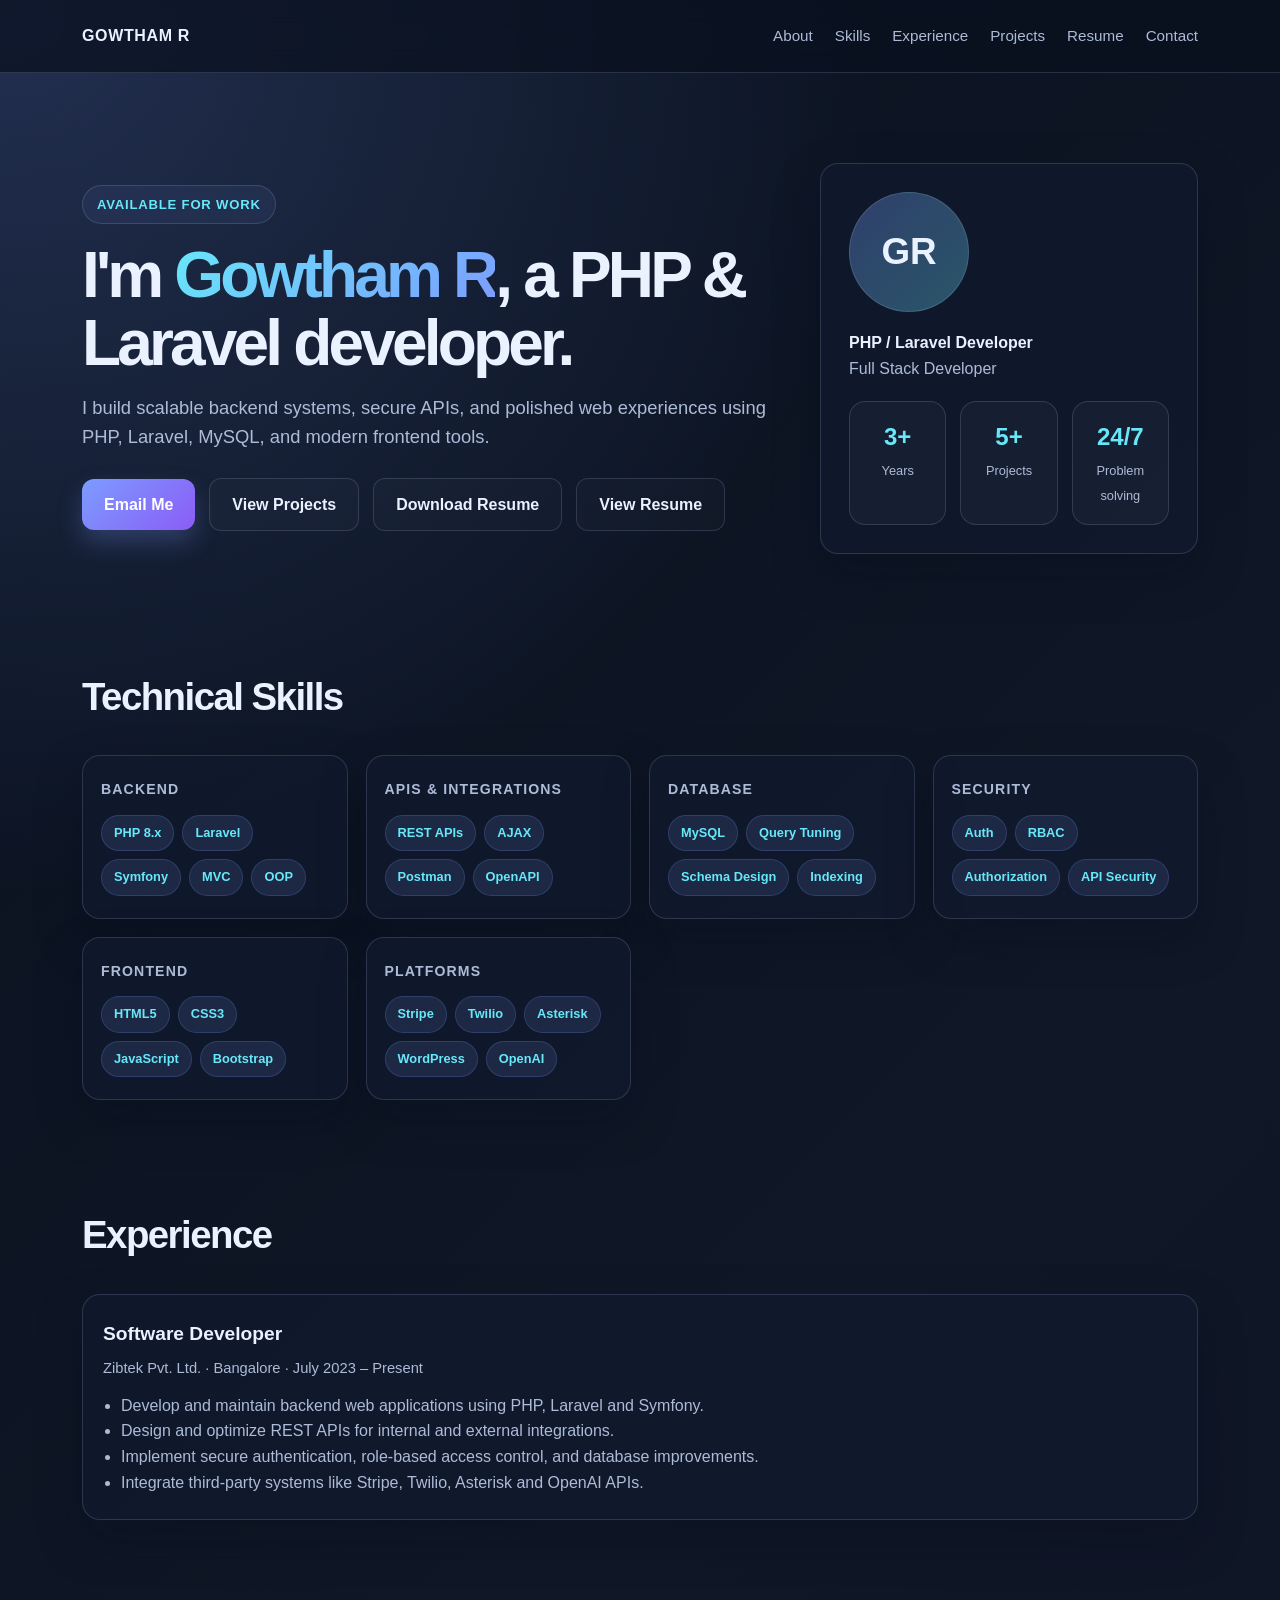
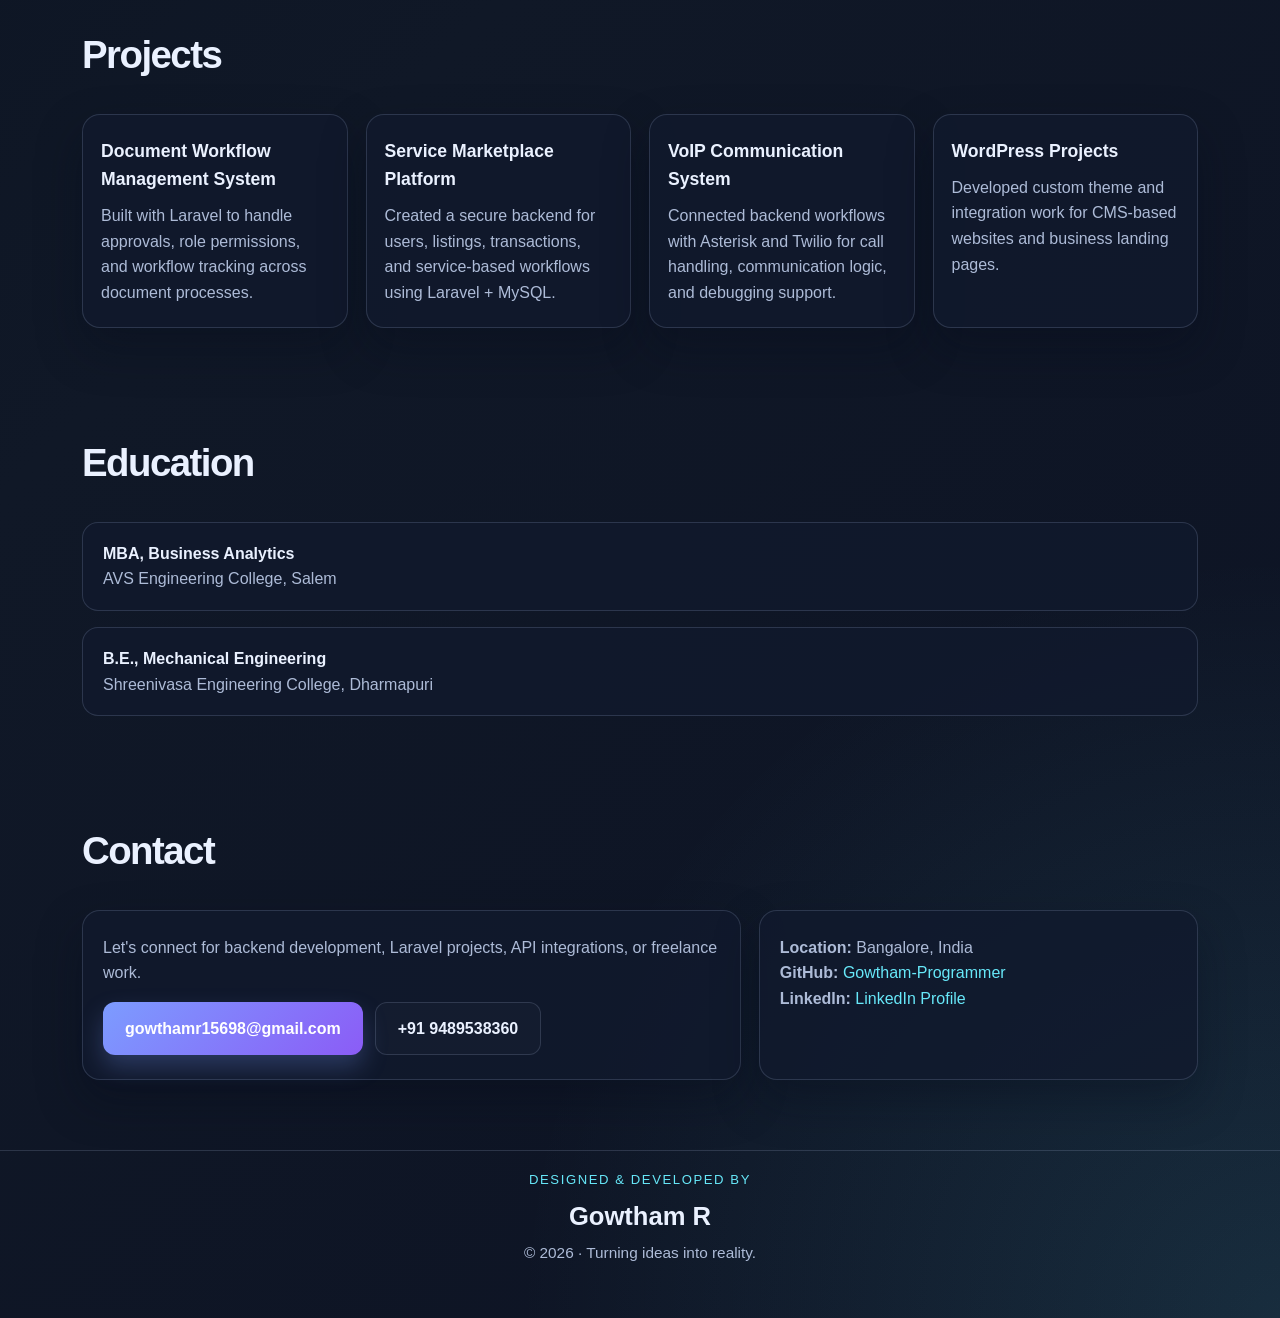
<file: index.html>
<!DOCTYPE html>
<html lang="en">
<head>
  <meta charset="UTF-8" />
  <meta name="viewport" content="width=device-width, initial-scale=1.0" />
  <meta name="description" content="Gowtham R - PHP / Laravel developer portfolio" />
  <title>Gowtham R | PHP / Laravel Developer</title>
  <link rel="stylesheet" href="style.css" />
</head>
<body>
  <nav id="main-nav">
    <div class="container nav-inner">
      <div class="brand">GOWTHAM R</div>
      <div class="nav-links">
        <a href="#about">About</a>
        <a href="#skills">Skills</a>
        <a href="#experience">Experience</a>
        <a href="#projects">Projects</a>
        <a href="resume.pdf" target="_blank" download>Resume</a>
        <a href="#contact">Contact</a>
      </div>
    </div>
  </nav>

  <main class="container">
    <header class="hero reveal" id="about">
      <div class="hero-grid">
        <div class="hero-copy reveal">
          <div class="eyebrow">Available for work</div>
          <h1>I'm <span class="highlight">Gowtham R</span>, a PHP & Laravel developer.</h1>
          <p class="subtitle">
            I build scalable backend systems, secure APIs, and polished web experiences using PHP, Laravel, MySQL, and modern frontend tools.
          </p>
          <div class="btn-row">
            <a class="btn btn-primary" href="mailto:gowthamr15698@gmail.com">Email Me</a>
            <a class="btn btn-secondary" href="#projects">View Projects</a>
            <a class="btn btn-secondary" href="resume.pdf" target="_blank" download>Download Resume</a>
            <a class="btn btn-secondary" href="resume.pdf" target="_blank">View Resume</a>
          </div>
        </div>

        <aside class="profile-card reveal">
          <div class="avatar">GR</div>
          <div>
            <strong>PHP / Laravel Developer</strong><br />
            <span style="color: var(--muted);">Full Stack Developer</span>
          </div>

          <div class="stat-boxes">
            <div class="stat">
              <strong>3+</strong>
              <span>Years</span>
            </div>
            <div class="stat">
              <strong>5+</strong>
              <span>Projects</span>
            </div>
            <div class="stat">
              <strong>24/7</strong>
              <span>Problem solving</span>
            </div>
          </div>
        </aside>
      </div>
    </header>

    <section id="skills" class="reveal">
      <h2 class="section-title">Technical Skills</h2>
      <div class="skills-wrap">
        <article class="skill-card reveal">
          <h3>Backend</h3>
          <div class="chips">
            <span class="chip">PHP 8.x</span>
            <span class="chip">Laravel</span>
            <span class="chip">Symfony</span>
            <span class="chip">MVC</span>
            <span class="chip">OOP</span>
          </div>
        </article>

        <article class="skill-card reveal">
          <h3>APIs &amp; Integrations</h3>
          <div class="chips">
            <span class="chip">REST APIs</span>
            <span class="chip">AJAX</span>
            <span class="chip">Postman</span>
            <span class="chip">OpenAPI</span>
          </div>
        </article>

        <article class="skill-card reveal">
          <h3>Database</h3>
          <div class="chips">
            <span class="chip">MySQL</span>
            <span class="chip">Query Tuning</span>
            <span class="chip">Schema Design</span>
            <span class="chip">Indexing</span>
          </div>
        </article>

        <article class="skill-card reveal">
          <h3>Security</h3>
          <div class="chips">
            <span class="chip">Auth</span>
            <span class="chip">RBAC</span>
            <span class="chip">Authorization</span>
            <span class="chip">API Security</span>
          </div>
        </article>

        <article class="skill-card reveal">
          <h3>Frontend</h3>
          <div class="chips">
            <span class="chip">HTML5</span>
            <span class="chip">CSS3</span>
            <span class="chip">JavaScript</span>
            <span class="chip">Bootstrap</span>
          </div>
        </article>

        <article class="skill-card reveal">
          <h3>Platforms</h3>
          <div class="chips">
            <span class="chip">Stripe</span>
            <span class="chip">Twilio</span>
            <span class="chip">Asterisk</span>
            <span class="chip">WordPress</span>
            <span class="chip">OpenAI</span>
          </div>
        </article>
      </div>
    </section>

    <section id="experience" class="reveal">
      <h2 class="section-title">Experience</h2>
      <div class="timeline">
        <article class="timeline-item reveal">
          <h3>Software Developer</h3>
          <div class="meta">Zibtek Pvt. Ltd. · Bangalore · July 2023 – Present</div>
          <ul>
            <li>Develop and maintain backend web applications using PHP, Laravel and Symfony.</li>
            <li>Design and optimize REST APIs for internal and external integrations.</li>
            <li>Implement secure authentication, role-based access control, and database improvements.</li>
            <li>Integrate third-party systems like Stripe, Twilio, Asterisk and OpenAI APIs.</li>
          </ul>
        </article>
      </div>
    </section>

    <section id="projects" class="reveal">
      <h2 class="section-title">Projects</h2>
      <div class="projects-grid">
        <article class="project-card reveal">
          <h3>Document Workflow Management System</h3>
          <p>Built with Laravel to handle approvals, role permissions, and workflow tracking across document processes.</p>
        </article>

        <article class="project-card reveal">
          <h3>Service Marketplace Platform</h3>
          <p>Created a secure backend for users, listings, transactions, and service-based workflows using Laravel + MySQL.</p>
        </article>

        <article class="project-card reveal">
          <h3>VoIP Communication System</h3>
          <p>Connected backend workflows with Asterisk and Twilio for call handling, communication logic, and debugging support.</p>
        </article>

        <article class="project-card reveal">
          <h3>WordPress Projects</h3>
          <p>Developed custom theme and integration work for CMS-based websites and business landing pages.</p>
        </article>
      </div>
    </section>

    <section id="education" class="reveal">
      <h2 class="section-title">Education</h2>
      <ul class="education-list">
        <li class="reveal"><strong>MBA, Business Analytics</strong><br />AVS Engineering College, Salem</li>
        <li class="reveal"><strong>B.E., Mechanical Engineering</strong><br />Shreenivasa Engineering College, Dharmapuri</li>
      </ul>
    </section>

    <section id="contact" class="reveal">
      <h2 class="section-title">Contact</h2>
      <div class="contact-wrap">
        <div class="contact-card reveal">
          <p>Let's connect for backend development, Laravel projects, API integrations, or freelance work.</p>
          <div class="contact-links">
            <a class="btn btn-primary" href="mailto:gowthamr15698@gmail.com">gowthamr15698@gmail.com</a>
            <a class="btn btn-secondary" href="tel:+919489538360">+91 9489538360</a>
          </div>
        </div>

        <div class="contact-card reveal">
          <p><strong>Location:</strong> Bangalore, India</p>
          <p><strong>GitHub:</strong> <a href="https://github.com/Gowtham-Programmer">Gowtham-Programmer</a></p>
          <p><strong>LinkedIn:</strong> <a href="https://www.linkedin.com">LinkedIn Profile</a></p>
        </div>
      </div>
    </section>
  </main>

  <footer>
    <div class="footer-brand">Designed &amp; Developed by</div>
    <div class="footer-name">Gowtham R</div>
    <div class="footer-copy">© <span id="year"></span> · Turning ideas into reality.</div>
  </footer>

  <script src="script.js" defer></script>
</body>
</html>
</file>
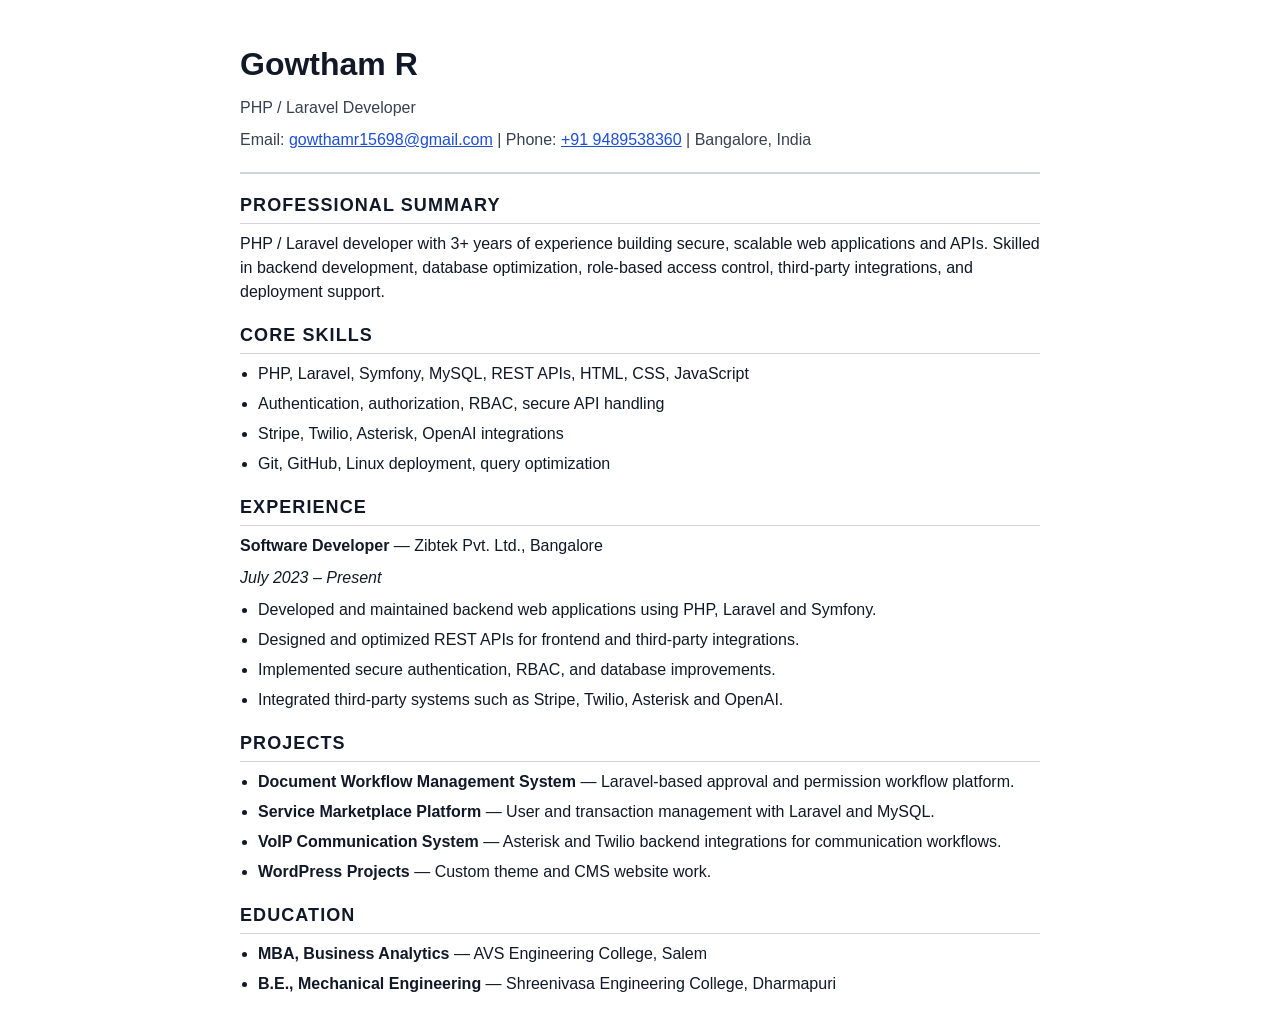
<file: resume.html>
<!DOCTYPE html>
<html lang="en">
<head>
  <meta charset="UTF-8" />
  <meta name="viewport" content="width=device-width, initial-scale=1.0" />
  <title>Gowtham R | Resume</title>
  <style>
    body {
      font-family: Arial, Helvetica, sans-serif;
      margin: 40px auto;
      max-width: 800px;
      color: #111827;
      line-height: 1.5;
      padding: 0 24px;
    }
    h1, h2, h3, p { margin: 0 0 8px; }
    .head { border-bottom: 2px solid #d1d5db; padding-bottom: 12px; margin-bottom: 18px; }
    .meta { color: #374151; margin-top: 6px; }
    .section { margin-top: 18px; }
    .section h2 { font-size: 18px; text-transform: uppercase; letter-spacing: 0.06em; border-bottom: 1px solid #d1d5db; padding-bottom: 4px; }
    ul { margin: 8px 0 0 18px; padding: 0; }
    li { margin-bottom: 6px; }
    a { color: #1d4ed8; }
  </style>
</head>
<body>
  <div class="head">
    <h1>Gowtham R</h1>
    <p class="meta">PHP / Laravel Developer</p>
    <p class="meta">Email: <a href="mailto:gowthamr15698@gmail.com">gowthamr15698@gmail.com</a> | Phone: <a href="tel:+919489538360">+91 9489538360</a> | Bangalore, India</p>
  </div>

  <div class="section">
    <h2>Professional Summary</h2>
    <p>PHP / Laravel developer with 3+ years of experience building secure, scalable web applications and APIs. Skilled in backend development, database optimization, role-based access control, third-party integrations, and deployment support.</p>
  </div>

  <div class="section">
    <h2>Core Skills</h2>
    <ul>
      <li>PHP, Laravel, Symfony, MySQL, REST APIs, HTML, CSS, JavaScript</li>
      <li>Authentication, authorization, RBAC, secure API handling</li>
      <li>Stripe, Twilio, Asterisk, OpenAI integrations</li>
      <li>Git, GitHub, Linux deployment, query optimization</li>
    </ul>
  </div>

  <div class="section">
    <h2>Experience</h2>
    <p><strong>Software Developer</strong> — Zibtek Pvt. Ltd., Bangalore</p>
    <p><em>July 2023 – Present</em></p>
    <ul>
      <li>Developed and maintained backend web applications using PHP, Laravel and Symfony.</li>
      <li>Designed and optimized REST APIs for frontend and third-party integrations.</li>
      <li>Implemented secure authentication, RBAC, and database improvements.</li>
      <li>Integrated third-party systems such as Stripe, Twilio, Asterisk and OpenAI.</li>
    </ul>
  </div>

  <div class="section">
    <h2>Projects</h2>
    <ul>
      <li><strong>Document Workflow Management System</strong> — Laravel-based approval and permission workflow platform.</li>
      <li><strong>Service Marketplace Platform</strong> — User and transaction management with Laravel and MySQL.</li>
      <li><strong>VoIP Communication System</strong> — Asterisk and Twilio backend integrations for communication workflows.</li>
      <li><strong>WordPress Projects</strong> — Custom theme and CMS website work.</li>
    </ul>
  </div>

  <div class="section">
    <h2>Education</h2>
    <ul>
      <li><strong>MBA, Business Analytics</strong> — AVS Engineering College, Salem</li>
      <li><strong>B.E., Mechanical Engineering</strong> — Shreenivasa Engineering College, Dharmapuri</li>
    </ul>
  </div>
</body>
</html>
</file>
<file: style.css>
:root {
  --bg: #0b1020;
  --bg-soft: #121a2d;
  --panel: rgba(17, 26, 45, 0.8);
  --text: #eaf1ff;
  --muted: #adbbd7;
  --primary: #7c9cff;
  --primary-2: #67e8f9;
  --accent: #8b5cf6;
  --line: rgba(160, 175, 210, 0.2);
  --shadow: 0 20px 45px rgba(7, 11, 25, 0.35);
}

* {
  box-sizing: border-box;
}

html {
  scroll-behavior: smooth;
}

body {
  margin: 0;
  font-family: Inter, "Segoe UI", Roboto, Arial, sans-serif;
  background:
    radial-gradient(circle at top left, rgba(124, 156, 255, 0.22), transparent 28%),
    radial-gradient(circle at bottom right, rgba(103, 232, 249, 0.12), transparent 24%),
    linear-gradient(135deg, #09111f, #101827 50%, #0d1324);
  color: var(--text);
  line-height: 1.6;
  overflow-x: hidden;
}

img {
  max-width: 100%;
  display: block;
}

a {
  color: var(--primary-2);
  text-decoration: none;
}

a:hover {
  text-decoration: underline;
}

.container {
  max-width: 1160px;
  margin: 0 auto;
  padding: 0 22px;
}

nav {
  position: sticky;
  top: 0;
  backdrop-filter: blur(12px);
  background: rgba(9, 17, 31, 0.7);
  border-bottom: 1px solid var(--line);
  z-index: 10;
  transition: background 0.3s ease, box-shadow 0.3s ease, border-color 0.3s ease;
}

nav.scrolled {
  background: rgba(9, 17, 31, 0.88);
  box-shadow: 0 10px 30px rgba(0, 0, 0, 0.18);
  border-color: rgba(124, 156, 255, 0.2);
}

.nav-inner {
  display: flex;
  justify-content: space-between;
  align-items: center;
  min-height: 72px;
  gap: 14px;
}

.brand {
  font-weight: 700;
  letter-spacing: 0.04em;
  color: var(--text);
}

.nav-links {
  display: flex;
  gap: 22px;
  flex-wrap: wrap;
  font-size: 0.95rem;
}

.nav-links a {
  color: var(--muted);
}

.reveal {
  opacity: 0;
  transform: translateY(24px);
  transition: opacity 0.7s ease, transform 0.7s ease;
}

.reveal.visible {
  opacity: 1;
  transform: translateY(0);
}

.hero {
  padding: 90px 0 60px;
}

.hero-grid {
  display: grid;
  grid-template-columns: 1.3fr 0.7fr;
  gap: 36px;
  align-items: center;
}

.eyebrow {
  display: inline-flex;
  align-items: center;
  gap: 8px;
  border: 1px solid var(--line);
  border-radius: 999px;
  background: rgba(124, 156, 255, 0.08);
  color: var(--primary-2);
  padding: 8px 14px;
  font-size: 0.82rem;
  font-weight: 600;
  letter-spacing: 0.06em;
  text-transform: uppercase;
}

h1 {
  font-size: clamp(2.8rem, 5vw, 5rem);
  line-height: 1.05;
  margin: 18px 0 16px;
  letter-spacing: -0.06em;
}

.highlight {
  background: linear-gradient(135deg, var(--primary-2), var(--primary));
  -webkit-background-clip: text;
  background-clip: text;
  color: transparent;
}

.subtitle {
  font-size: 1.15rem;
  color: var(--muted);
  margin: 0 0 22px;
  max-width: 700px;
}

.btn-row {
  display: flex;
  align-items: center;
  gap: 14px;
  flex-wrap: wrap;
  margin-top: 26px;
}

.btn {
  display: inline-flex;
  align-items: center;
  justify-content: center;
  border-radius: 12px;
  padding: 13px 22px;
  font-weight: 700;
  transition: transform 0.2s ease, box-shadow 0.2s ease, border-color 0.2s ease;
}

.btn:hover {
  text-decoration: none;
  transform: translateY(-2px) scale(1.01);
  box-shadow: 0 12px 24px rgba(103, 232, 249, 0.12);
}

.btn-primary {
  background: linear-gradient(135deg, var(--primary), var(--accent));
  color: #fff;
  box-shadow: 0 12px 25px rgba(124, 156, 255, 0.25);
}

.btn-secondary {
  border: 1px solid var(--line);
  background: rgba(255,255,255,0.02);
  color: var(--text);
}

.profile-card,
.skill-card,
.project-card,
.timeline-item,
.contact-card,
.resume-box,
.resume-section {
  background: rgba(17, 26, 45, 0.8);
  border: 1px solid var(--line);
  border-radius: 18px;
  box-shadow: var(--shadow);
  transition: transform 0.3s ease, border-color 0.3s ease, box-shadow 0.3s ease;
}

.profile-card:hover,
.skill-card:hover,
.project-card:hover,
.timeline-item:hover,
.contact-card:hover {
  transform: translateY(-4px);
  border-color: rgba(124, 156, 255, 0.35);
  box-shadow: 0 26px 48px rgba(7, 11, 25, 0.38);
}

.profile-card {
  padding: 28px;
}

.avatar {
  width: 120px;
  height: 120px;
  border-radius: 50%;
  background: linear-gradient(135deg, rgba(124,156,255,0.3), rgba(103,232,249,0.3));
  border: 1px solid rgba(255,255,255,0.12);
  display: grid;
  place-items: center;
  font-size: 2.3rem;
  font-weight: 700;
  margin-bottom: 18px;
}

.stat-boxes {
  display: grid;
  grid-template-columns: repeat(3, minmax(0, 1fr));
  gap: 14px;
  margin-top: 20px;
}

.stat {
  border: 1px solid var(--line);
  border-radius: 16px;
  padding: 16px 12px;
  text-align: center;
  background: rgba(255,255,255,0.03);
}

.stat strong {
  display: block;
  font-size: 1.5rem;
  color: var(--primary-2);
}

.stat span {
  color: var(--muted);
  font-size: 0.8rem;
}

section {
  padding: 52px 0;
}

.section-title {
  margin: 0 0 28px;
  font-size: clamp(1.8rem, 3vw, 2.5rem);
  letter-spacing: -0.04em;
}

.skills-wrap {
  display: grid;
  grid-template-columns: repeat(auto-fit, minmax(220px, 1fr));
  gap: 18px;
}

.skill-card {
  padding: 22px 18px;
}

.skill-card h3 {
  margin: 0 0 14px;
  font-size: 0.88rem;
  letter-spacing: 0.08em;
  text-transform: uppercase;
  color: var(--muted);
}

.chips {
  display: flex;
  flex-wrap: wrap;
  gap: 8px;
}

.chip {
  background: rgba(124, 156, 255, 0.12);
  border: 1px solid rgba(124, 156, 255, 0.2);
  color: var(--primary-2);
  border-radius: 999px;
  padding: 7px 12px;
  font-size: 0.8rem;
  font-weight: 600;
}

.timeline {
  display: grid;
  gap: 20px;
}

.timeline-item {
  padding: 24px 20px;
}

.timeline-item h3 {
  margin: 0;
  font-size: 1.2rem;
}

.meta {
  margin: 8px 0 12px;
  color: var(--muted);
  font-size: 0.92rem;
}

.timeline-item ul {
  margin: 0;
  padding-left: 18px;
  color: var(--muted);
}

.projects-grid {
  display: grid;
  grid-template-columns: repeat(auto-fit, minmax(250px, 1fr));
  gap: 18px;
}

.project-card {
  padding: 22px 18px;
}

.project-card h3 {
  margin: 0 0 10px;
  font-size: 1.1rem;
}

.project-card p {
  margin: 0;
  color: var(--muted);
}

.education-list {
  list-style: none;
  padding: 0;
  margin: 0;
  display: grid;
  gap: 16px;
}

.education-list li {
  background: rgba(17, 26, 45, 0.8);
  border: 1px solid var(--line);
  border-radius: 16px;
  padding: 18px 20px;
  color: var(--muted);
}

.education-list strong {
  color: var(--text);
}

.contact-wrap {
  display: grid;
  grid-template-columns: 1.2fr 0.8fr;
  gap: 18px;
  align-items: stretch;
}

.contact-card {
  padding: 24px 20px;
}

.contact-card p {
  margin: 0;
  color: var(--muted);
}

.contact-links {
  display: flex;
  flex-wrap: wrap;
  gap: 12px;
  margin-top: 16px;
}

footer {
  padding: 18px 0 52px;
  color: var(--muted);
  text-align: center;
  border-top: 1px solid var(--line);
  margin-top: 18px;
}

.footer-brand {
  font-size: 0.82rem;
  letter-spacing: 0.12em;
  text-transform: uppercase;
  color: var(--primary-2);
  margin-bottom: 6px;
}

.footer-name {
  font-size: clamp(1.2rem, 2vw, 1.8rem);
  font-weight: 700;
  color: var(--text);
  margin-bottom: 4px;
}

.footer-copy {
  font-size: 0.96rem;
  color: var(--muted);
}

@media (max-width: 768px) {
  .hero-grid,
  .contact-wrap,
  .resume-header {
    grid-template-columns: 1fr;
    display: grid;
  }

  .nav-inner {
    flex-direction: column;
    justify-content: center;
    padding: 16px 0;
  }

  .hero {
    padding-top: 60px;
  }

  .stat-boxes {
    grid-template-columns: 1fr;
  }
}

@media (prefers-reduced-motion: reduce) {
  html {
    scroll-behavior: auto;
  }

  .reveal,
  .btn,
  .profile-card,
  .skill-card,
  .project-card,
  .timeline-item,
  .contact-card,
  nav {
    transition: none;
    animation: none;
  }

  .reveal {
    opacity: 1;
    transform: none;
  }
}
</file>
